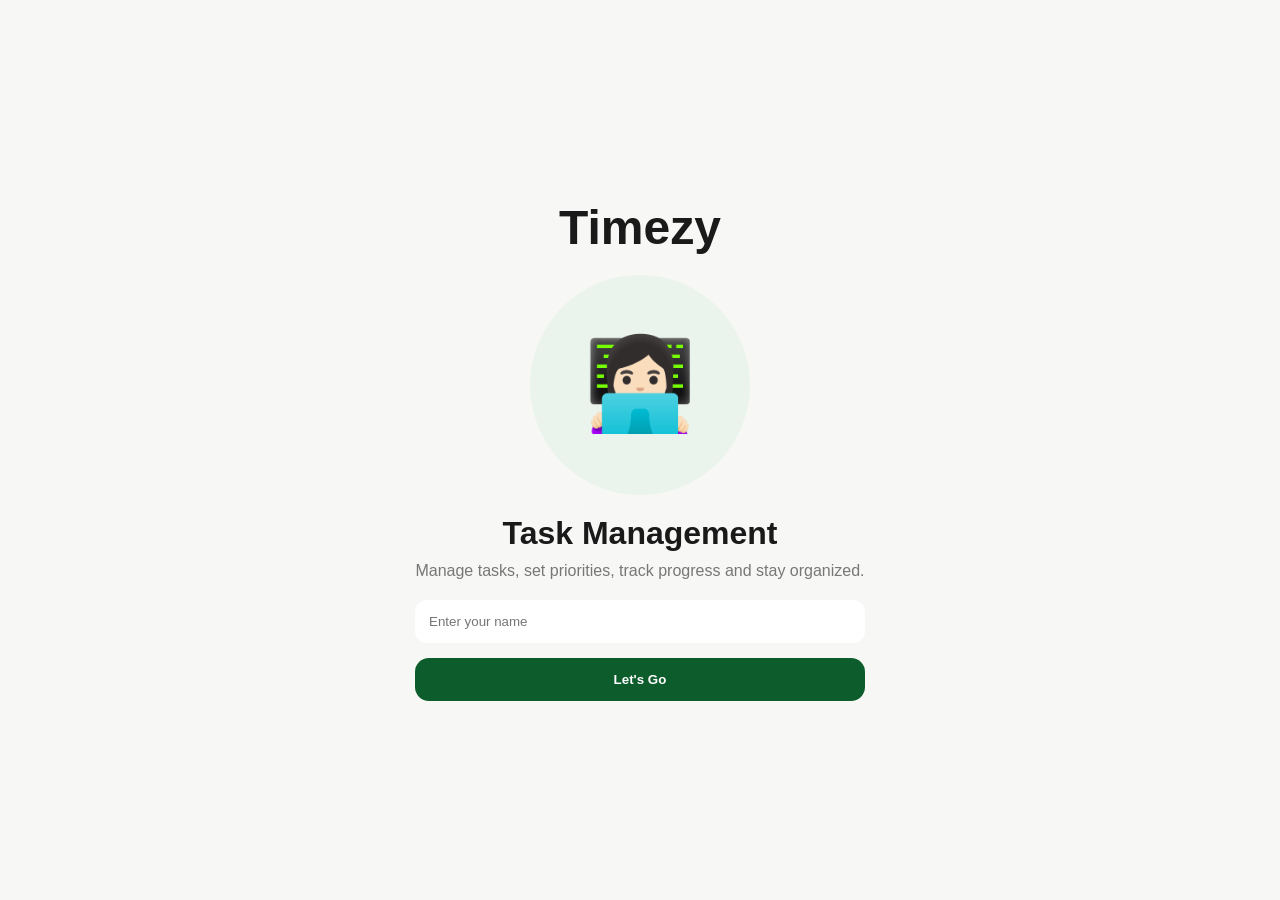
<file: batches/index.html>
<!DOCTYPE html>
<html lang="en">
<head>
<meta charset="UTF-8">
<meta name="viewport" content="width=device-width, initial-scale=1.0">
<title>Timezy - Task Management</title>

<style>
:root{
    --primary:#0d5c2b;
    --primary-light:#eaf4ec;
    --bg:#f7f8f5;
    --card:#ffffff;
    --text:#1a1a1a;
    --muted:#777;
    --danger:#ff4d4f;
}

*{
    margin:0;
    padding:0;
    box-sizing:border-box;
    font-family:Inter,Arial,sans-serif;
}

body{
    background:var(--bg);
    color:var(--text);
}

.hidden{
    display:none!important;
}

button{
    cursor:pointer;
    border:none;
}

input,textarea,select{
    width:100%;
    border:none;
    outline:none;
    background:#fff;
    padding:14px;
    border-radius:12px;
}

#onboarding{
    min-height:100vh;
    display:flex;
    justify-content:center;
    align-items:center;
    padding:30px;
}

.onboard-card{
    width:100%;
    max-width:450px;
    text-align:center;
}

.logo{
    font-size:48px;
    font-weight:800;
    margin-bottom:20px;
}

.illustration{
    width:220px;
    height:220px;
    margin:auto;
    border-radius:50%;
    background:var(--primary-light);
    display:flex;
    align-items:center;
    justify-content:center;
    font-size:90px;
}

.onboard-card h1{
    margin-top:20px;
    font-size:32px;
}

.onboard-card p{
    margin-top:10px;
    color:var(--muted);
}

.onboard-card input{
    margin-top:20px;
}

.primary-btn{
    width:100%;
    background:var(--primary);
    color:#fff;
    padding:14px;
    border-radius:14px;
    margin-top:15px;
    font-weight:600;
}

.app{
    max-width:1000px;
    margin:auto;
    padding:20px;
}

.header{
    background:var(--card);
    padding:20px;
    border-radius:20px;
    display:flex;
    justify-content:space-between;
    align-items:center;
    margin-bottom:20px;
}

.greeting{
    color:#666;
    font-size:14px;
}

.username{
    font-size:28px;
    font-weight:700;
}

.edit-btn{
    background:#eee;
    padding:10px 15px;
    border-radius:12px;
}

.stats{
    display:grid;
    grid-template-columns:repeat(auto-fit,minmax(180px,1fr));
    gap:15px;
    margin-bottom:20px;
}

.stat{
    background:white;
    padding:20px;
    border-radius:18px;
}

.stat h3{
    color:#666;
    font-size:14px;
}

.stat .num{
    font-size:32px;
    font-weight:700;
    margin-top:8px;
}

.progress-card{
    background:white;
    padding:20px;
    border-radius:18px;
    margin-bottom:20px;
}

.progress-bar{
    width:100%;
    height:12px;
    background:#e5e5e5;
    border-radius:30px;
    overflow:hidden;
    margin-top:10px;
}

.progress-fill{
    height:100%;
    width:0%;
    background:var(--primary);
}

.form{
    background:white;
    padding:20px;
    border-radius:18px;
    margin-bottom:20px;
}

.form-grid{
    display:grid;
    gap:10px;
}

.task-toolbar{
    display:flex;
    gap:10px;
    margin-bottom:20px;
}

.task-toolbar input{
    flex:1;
}

.filter-btn{
    padding:12px 18px;
    background:white;
    border-radius:12px;
}

.active-filter{
    background:var(--primary);
    color:white;
}

.task-list{
    display:grid;
    gap:12px;
}

.task{
    background:white;
    border-radius:18px;
    padding:16px;
}

.task-top{
    display:flex;
    justify-content:space-between;
    gap:10px;
}

.task-title{
    font-size:18px;
    font-weight:700;
}

.completed .task-title{
    text-decoration:line-through;
    opacity:.6;
}

.task-desc{
    color:#666;
    margin-top:6px;
}

.badge{
    display:inline-block;
    margin-top:10px;
    padding:6px 10px;
    border-radius:30px;
    font-size:12px;
}

.high{
    background:#ffe2e2;
    color:#c62828;
}

.medium{
    background:#fff1d6;
    color:#b26a00;
}

.low{
    background:#e5f7ea;
    color:#157a35;
}

.task-actions{
    display:flex;
    gap:8px;
    margin-top:12px;
}

.small-btn{
    padding:8px 12px;
    border-radius:10px;
}

.complete{
    background:#dff5e6;
}

.edit{
    background:#ececec;
}

.delete{
    background:#ffe3e3;
    color:#c00;
}

.empty{
    text-align:center;
    color:#666;
    padding:40px;
}

@media(max-width:600px){
    .header{
        flex-direction:column;
        align-items:flex-start;
        gap:10px;
    }

    .task-toolbar{
        flex-wrap:wrap;
    }
}
</style>
</head>
<body>

<!-- ONBOARDING -->

<div id="onboarding">
    <div class="onboard-card">
        <div class="logo">Timezy</div>

        <div class="illustration">👩🏻‍💻</div>

        <h1>Task Management</h1>

        <p>
            Manage tasks, set priorities,
            track progress and stay organized.
        </p>

        <input
            id="nameInput"
            placeholder="Enter your name"
        >

        <button class="primary-btn" id="startBtn">
            Let's Go
        </button>
    </div>
</div>

<!-- APP -->

<div id="app" class="app hidden">

    <div class="header">
        <div>
            <div class="greeting" id="greeting"></div>
            <div class="username" id="username"></div>
        </div>

        <button class="edit-btn" id="editName">
            ✏ Edit Name
        </button>
    </div>

    <div class="stats">
        <div class="stat">
            <h3>Total Tasks</h3>
            <div class="num" id="totalCount">0</div>
        </div>

        <div class="stat">
            <h3>Completed</h3>
            <div class="num" id="completedCount">0</div>
        </div>

        <div class="stat">
            <h3>Pending</h3>
            <div class="num" id="pendingCount">0</div>
        </div>
    </div>

    <div class="progress-card">
        <strong>Progress</strong>
        <div class="progress-bar">
            <div class="progress-fill" id="progressFill"></div>
        </div>
    </div>

    <div class="form">
        <div class="form-grid">
            <input id="taskTitle" placeholder="Task title">

            <textarea
                id="taskDesc"
                rows="3"
                placeholder="Task description"
            ></textarea>

            <select id="taskPriority">
                <option value="high">High Priority</option>
                <option value="medium">Medium Priority</option>
                <option value="low">Low Priority</option>
            </select>

            <button class="primary-btn" id="addTask">
                Add Task
            </button>
        </div>
    </div>

    <div class="task-toolbar">
        <input id="search" placeholder="Search task...">

        <button class="filter-btn active-filter" data-filter="all">
            All
        </button>

        <button class="filter-btn" data-filter="active">
            Active
        </button>

        <button class="filter-btn" data-filter="completed">
            Completed
        </button>
    </div>

    <div id="taskList" class="task-list"></div>

</div>

<script>

const onboarding = document.getElementById("onboarding");
const app = document.getElementById("app");

let tasks = JSON.parse(localStorage.getItem("timezy_tasks")) || [];
let currentFilter = "all";

function saveTasks(){
    localStorage.setItem(
        "timezy_tasks",
        JSON.stringify(tasks)
    );
}

function getGreeting(){

    const h = new Date().getHours();

    if(h < 12) return "☀️ Good Morning";
    if(h < 17) return "🌤 Good Afternoon";
    if(h < 21) return "🌙 Good Evening";

    return "🌌 Good Night";
}

function updateHeader(){
    document.getElementById("greeting").textContent =
        getGreeting();

    document.getElementById("username").textContent =
        localStorage.getItem("timezy_user") || "User";
}

function updateStats(){

    const total = tasks.length;
    const completed = tasks.filter(t=>t.completed).length;
    const pending = total - completed;

    document.getElementById("totalCount").textContent = total;
    document.getElementById("completedCount").textContent = completed;
    document.getElementById("pendingCount").textContent = pending;

    const progress =
        total === 0
        ? 0
        : Math.round((completed/total)*100);

    document.getElementById("progressFill").style.width =
        progress + "%";
}

function renderTasks(){

    const list =
        document.getElementById("taskList");

    const search =
        document.getElementById("search")
        .value
        .toLowerCase();

    let filtered = tasks.filter(task=>{

        const matchSearch =
            task.title.toLowerCase().includes(search) ||
            task.description.toLowerCase().includes(search);

        if(!matchSearch) return false;

        if(currentFilter==="active")
            return !task.completed;

        if(currentFilter==="completed")
            return task.completed;

        return true;
    });

    if(filtered.length===0){
        list.innerHTML =
        `<div class="empty">
            No tasks found
        </div>`;
        return;
    }

    list.innerHTML = filtered.map(task=>`
        <div class="task ${task.completed ? 'completed':''}">
            <div class="task-top">

                <div>
                    <div class="task-title">
                        ${task.title}
                    </div>

                    <div class="task-desc">
                        ${task.description}
                    </div>

                    <div class="badge ${task.priority}">
                        ${task.priority.toUpperCase()}
                    </div>
                </div>

            </div>

            <div class="task-actions">

                <button
                    class="small-btn complete"
                    onclick="toggleTask(${task.id})"
                >
                    ${task.completed ? 'Undo' : 'Complete'}
                </button>

                <button
                    class="small-btn edit"
                    onclick="editTask(${task.id})"
                >
                    Edit
                </button>

                <button
                    class="small-btn delete"
                    onclick="deleteTask(${task.id})"
                >
                    Delete
                </button>

            </div>
        </div>
    `).join("");

    updateStats();
}

function toggleTask(id){

    tasks = tasks.map(task=>{
        if(task.id===id){
            task.completed = !task.completed;
        }
        return task;
    });

    saveTasks();
    renderTasks();
}

function deleteTask(id){

    if(!confirm("Delete task?")) return;

    tasks = tasks.filter(task=>task.id!==id);

    saveTasks();
    renderTasks();
}

function editTask(id){

    const task =
        tasks.find(t=>t.id===id);

    const title =
        prompt("Task title", task.title);

    if(title===null) return;

    const description =
        prompt(
            "Description",
            task.description
        );

    if(description===null) return;

    task.title = title;
    task.description = description;

    saveTasks();
    renderTasks();
}

document
.getElementById("addTask")
.onclick = ()=>{

    const title =
        document.getElementById("taskTitle")
        .value.trim();

    const desc =
        document.getElementById("taskDesc")
        .value.trim();

    const priority =
        document.getElementById("taskPriority")
        .value;

    if(!title){
        alert("Enter task title");
        return;
    }

    tasks.unshift({
        id:Date.now(),
        title,
        description:desc,
        priority,
        completed:false,
        createdAt:new Date().toISOString()
    });

    saveTasks();

    document.getElementById("taskTitle").value="";
    document.getElementById("taskDesc").value="";

    renderTasks();
};

document
.getElementById("search")
.addEventListener(
    "input",
    renderTasks
);

document
.querySelectorAll("[data-filter]")
.forEach(btn=>{

    btn.onclick = ()=>{

        document
        .querySelectorAll("[data-filter]")
        .forEach(b=>
            b.classList.remove("active-filter")
        );

        btn.classList.add("active-filter");

        currentFilter =
            btn.dataset.filter;

        renderTasks();
    };
});

document
.getElementById("editName")
.onclick = ()=>{

    const name =
        prompt(
            "Enter your name",
            localStorage.getItem("timezy_user")
        );

    if(!name) return;

    localStorage.setItem(
        "timezy_user",
        name
    );

    updateHeader();
};

document
.getElementById("startBtn")
.onclick = ()=>{

    const name =
        document
        .getElementById("nameInput")
        .value
        .trim();

    if(!name){
        alert("Enter your name");
        return;
    }

    localStorage.setItem(
        "timezy_user",
        name
    );

    localStorage.setItem(
        "timezy_onboarding",
        "true"
    );

    showApp();
};

function showApp(){

    onboarding.classList.add("hidden");
    app.classList.remove("hidden");

    updateHeader();
    renderTasks();
}

if(
    localStorage.getItem("timezy_onboarding")
){
    showApp();
}

</script>

</body>
</html>
</file>
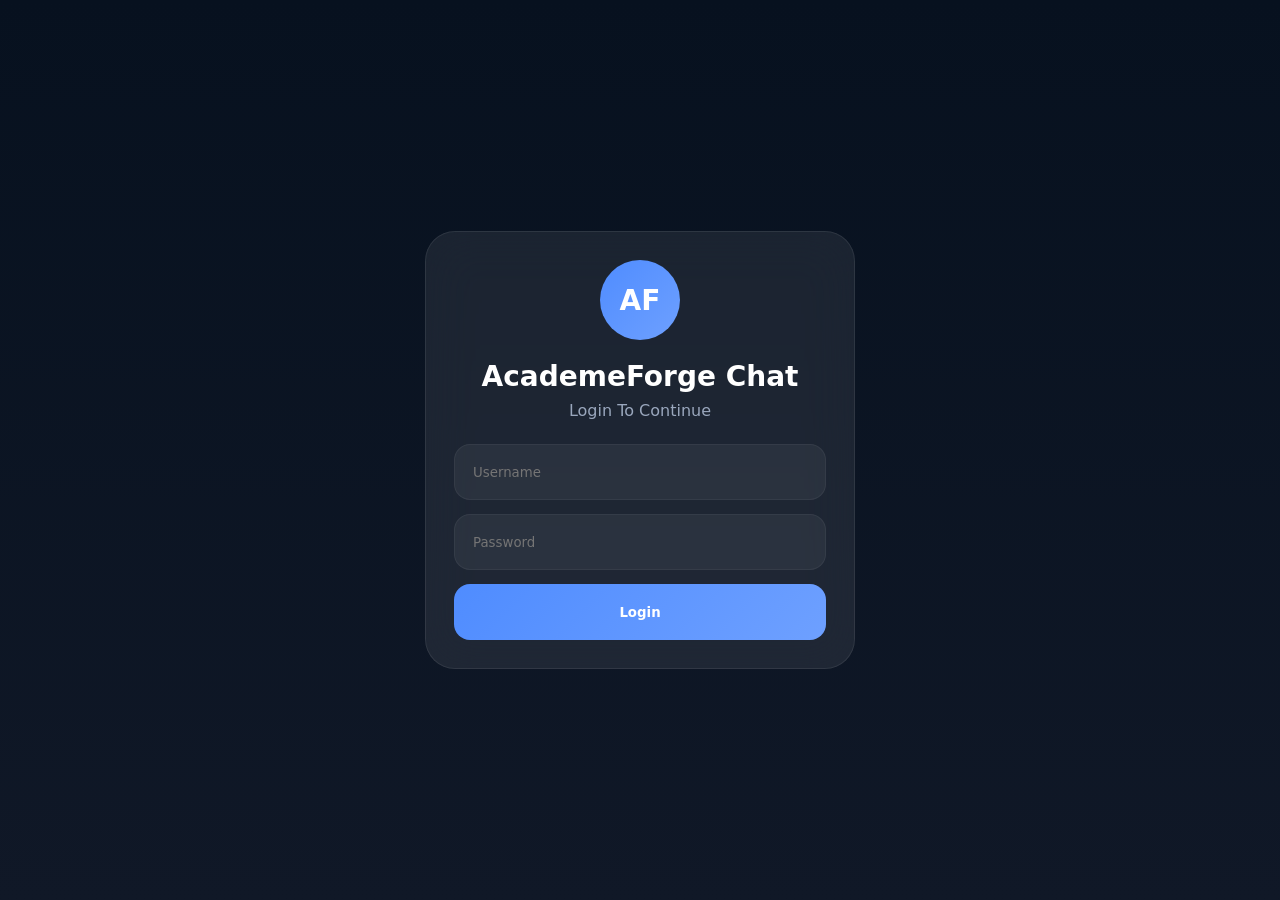
<file: chat/index.html>
<!DOCTYPE html>
<html lang="en">
<head>

<script>
if (sessionStorage.getItem("afSplashShown")) {
  document.documentElement.classList.add("no-splash");
}
</script>

<meta charset="UTF-8" />
<meta
name="viewport"
content="width=device-width, initial-scale=1.0, maximum-scale=1.0, minimum-scale=1.0, user-scalable=no"
/>

<title>AcademeForge Chat</title>

<style>

/* ==========================================
ROOT
========================================== */

:root {

--bg:#07111f;
--bg2:#101827;

--surface:rgba(255,255,255,.075);
--surface2:rgba(255,255,255,.11);

--text:#ffffff;
--muted:#9aa7bd;

--primary:#4f8cff;
--primary2:#6ea0ff;

--border:rgba(255,255,255,.08);

--success:#22c55e;

--radius:20px;

}

/* ==========================================
RESET
========================================== */

*{
margin:0;
padding:0;
box-sizing:border-box;
-webkit-tap-highlight-color:transparent;
}

html,
body{
width:100%;
height:100%;
overflow:hidden;
background:var(--bg);
font-family:
Inter,
system-ui,
sans-serif;
color:var(--text);
}

button,
input{
font-family:inherit;
}

/* ==========================================
CHAT APP
========================================== */

#afChatApp{
position:fixed;
top:0;
left:0;
width:100%;
height:100%;
display:flex;
flex-direction:column;
background:
linear-gradient(
180deg,
var(--bg),
var(--bg2)
);
}

/* ==========================================
LOGIN SCREEN
========================================== */

#afLoginScreen{
width:100%;
height:100%;
display:flex;
justify-content:center;
align-items:center;
padding:24px;
}

.af-login-card{

width:100%;
max-width:430px;

background:
var(--surface);

backdrop-filter:
blur(25px);

border:
1px solid
var(--border);

border-radius:
30px;

padding:
28px;

}

.af-logo{

width:80px;
height:80px;

margin:auto;
margin-bottom:20px;

border-radius:50%;

background:
linear-gradient(
135deg,
var(--primary),
var(--primary2)
);

display:flex;
align-items:center;
justify-content:center;

font-size:28px;
font-weight:700;

}

.af-title{

font-size:28px;
font-weight:700;

text-align:center;

margin-bottom:8px;

}

.af-subtitle{

text-align:center;
color:var(--muted);

margin-bottom:24px;

}

.af-input{

width:100%;
height:56px;

border:none;
outline:none;

padding:0 18px;

background:
rgba(255,255,255,.06);

border:
1px solid
rgba(255,255,255,.05);

border-radius:16px;

color:white;

margin-bottom:14px;

}

.af-btn{

width:100%;
height:56px;

border:none;
cursor:pointer;

border-radius:16px;

font-weight:700;

background:
linear-gradient(
135deg,
var(--primary),
var(--primary2)
);

color:white;

}

/* ==========================================
HOME
========================================== */

#afHomeScreen{

display:none;

width:100%;
height:100%;

flex-direction:column;

}

.af-header{

height:70px;

display:flex;
align-items:center;
justify-content:space-between;

padding:0 18px;

border-bottom:
1px solid
var(--border);

}

.af-header h2{
font-size:22px;
}

#afChatSearch{

height:48px;

margin:14px;

padding:0 16px;

border:none;
outline:none;

background:
var(--surface);

border-radius:14px;

color:white;

}

#afChatList{

flex:1;
overflow:auto;

padding-bottom:20px;

}

.af-chat-item{

display:flex;
align-items:center;

padding:14px;

cursor:pointer;

border-bottom:
1px solid
rgba(255,255,255,.03);

}

.af-avatar{

width:54px;
height:54px;

border-radius:50%;

background:
linear-gradient(
135deg,
#3b82f6,
#8b5cf6
);

display:flex;
align-items:center;
justify-content:center;

font-weight:700;

flex-shrink:0;

}

.af-chat-content{

flex:1;
padding-left:12px;

overflow:hidden;

}

.af-chat-name{

font-size:15px;
font-weight:600;

white-space:nowrap;
overflow:hidden;
text-overflow:ellipsis;

}

.af-chat-last{

font-size:13px;
color:var(--muted);

margin-top:4px;

white-space:nowrap;
overflow:hidden;
text-overflow:ellipsis;

}

.af-online{

width:10px;
height:10px;

border-radius:50%;

background:
var(--success);

}

/* ==========================================
ROOM
========================================== */

#afRoomScreen{

display:none;

width:100%;
height:100%;

flex-direction:column;

}

.af-room-header{

height:68px;

display:flex;
align-items:center;

padding:0 14px;

border-bottom:
1px solid
var(--border);

}

#afBackBtn{

width:42px;
height:42px;

border:none;
background:none;

font-size:20px;
color:white;

}

.af-room-user{

padding-left:12px;
}

#afRoomName{

font-weight:600;
font-size:15px;

}

#afRoomStatus{

font-size:12px;
color:var(--muted);

}

#afMessages{

flex:1;
overflow:auto;

padding:14px;

display:flex;
flex-direction:column;
gap:10px;

}

.af-message{

max-width:80%;

padding:12px 14px;

border-radius:18px;

word-break:break-word;

font-size:14px;

}

.af-message.me{

align-self:flex-end;

background:
linear-gradient(
135deg,
var(--primary),
var(--primary2)
);

}

.af-message.other{

align-self:flex-start;

background:
var(--surface);

}

.af-input-bar{

height:74px;

display:flex;
align-items:center;

gap:10px;

padding:10px;

border-top:
1px solid
var(--border);

}

#afMessageInput{

flex:1;

height:50px;

border:none;
outline:none;

padding:0 16px;

background:
var(--surface);

border-radius:999px;

color:white;

}

#afSendBtn{

width:60px;
height:50px;

border:none;

border-radius:999px;

background:
var(--primary);

color:white;
font-weight:700;

}

/* ==========================================
SCROLLBAR
========================================== */

::-webkit-scrollbar{
width:4px;
}

::-webkit-scrollbar-thumb{
background:rgba(255,255,255,.15);
border-radius:999px;
}

</style>

</head>

<body>

<div id="afChatApp">

<!-- LOGIN -->

<div id="afLoginScreen">

<div class="af-login-card">

<div class="af-logo">
AF
</div>

<div class="af-title">
AcademeForge Chat
</div>

<div class="af-subtitle">
Login To Continue
</div>

<input
id="chatUsername"
class="af-input"
placeholder="Username"
/>

<input
id="chatPassword"
type="password"
class="af-input"
placeholder="Password"
/>

<button
id="chatLoginBtn"
class="af-btn">
Login
</button>

</div>

</div>

<!-- HOME -->

<div id="afHomeScreen">

<div class="af-header">

<h2>Chats</h2>

<button
id="createChatBtn"
class="af-btn"
style="
width:50px;
height:50px;
padding:0;">
+
</button>

</div>

<input
id="afChatSearch"
placeholder="Search Username"
/>

<div id="afChatList"></div>

</div>

<!-- ROOM -->

<div id="afRoomScreen">

<div class="af-room-header">

<button id="afBackBtn">
←
</button>

<div class="af-room-user">

<div id="afRoomName">
Username
</div>

<div id="afRoomStatus">
Offline
</div>

</div>

</div>

<div id="afMessages"></div>

<div class="af-input-bar">

<input
id="afMessageInput"
placeholder="Message"
/>

<button id="afSendBtn">
➤
</button>

</div>

</div>

</div>

<script>

/* ==========================================
CONFIG
========================================== */

const EDGE_URL =
"https://YOUR_PROJECT.supabase.co/functions/v1/af-chat";

let CURRENT_USER = null;
let CURRENT_CHAT = null;
let CHAT_LIST = [];
let MESSAGE_LIST = [];

/* ==========================================
ELEMENTS
========================================== */

const loginScreen =
document.getElementById(
"afLoginScreen"
);

const homeScreen =
document.getElementById(
"afHomeScreen"
);

const roomScreen =
document.getElementById(
"afRoomScreen"
);

const loginBtn =
document.getElementById(
"chatLoginBtn"
);

const usernameInput =
document.getElementById(
"chatUsername"
);

const passwordInput =
document.getElementById(
"chatPassword"
);

const chatListEl =
document.getElementById(
"afChatList"
);

const searchInput =
document.getElementById(
"afChatSearch"
);

/* ==========================================
API
========================================== */

async function api(
action,
payload = {}
){

const response =
await fetch(
EDGE_URL,
{
method:"POST",
headers:{
"Content-Type":
"application/json"
},
body:JSON.stringify({
action,
...payload
})
}
);

const result =
await response.json();

if(
!response.ok ||
!result.ok
){
throw new Error(
result.message ||
"Request Failed"
);
}

return result;

}

/* ==========================================
SESSION
========================================== */

function saveChatSession(
user
){

localStorage.setItem(
"af_chat_user_id",
user.id
);

localStorage.setItem(
"af_chat_username",
user.username
);

localStorage.setItem(
"af_chat_avatar",
user.avatar_url || ""
);

}

function clearChatSession(){

localStorage.removeItem(
"af_chat_user_id"
);

localStorage.removeItem(
"af_chat_username"
);

localStorage.removeItem(
"af_chat_avatar"
);

}

function getChatUserId(){

return localStorage.getItem(
"af_chat_user_id"
);

}

/* ==========================================
LOGIN
========================================== */

async function login(){

const username =
usernameInput.value.trim();

const password =
passwordInput.value.trim();

if(
!username ||
!password
){
alert(
"Enter credentials"
);
return;
}

loginBtn.disabled = true;
loginBtn.innerText =
"Loading...";

try{

const result =
await api(
"login",
{
username,
password
}
);

CURRENT_USER =
result.user;

saveChatSession(
CURRENT_USER
);

await loadProfile();

await loadChats();

showHome();

}catch(error){

alert(
error.message
);

}finally{

loginBtn.disabled =
false;

loginBtn.innerText =
"Login";

}

}

loginBtn.addEventListener(
"click",
login
);

/* ==========================================
LOAD PROFILE
========================================== */

async function loadProfile(){

const userId =
getChatUserId();

if(!userId){
return;
}

const result =
await api(
"profile",
{
user_id:userId
}
);

CURRENT_USER =
result.profile;

}

/* ==========================================
AUTO LOGIN
========================================== */

async function restoreSession(){

const userId =
getChatUserId();

if(!userId){
showLogin();
return;
}

try{

await loadProfile();

await loadChats();

showHome();

}catch{

clearChatSession();

showLogin();

}

}

/* ==========================================
SCREENS
========================================== */

function showLogin(){

loginScreen.style.display =
"flex";

homeScreen.style.display =
"none";

roomScreen.style.display =
"none";

}

function showHome(){

loginScreen.style.display =
"none";

homeScreen.style.display =
"flex";

roomScreen.style.display =
"none";

}

function showRoom(){

loginScreen.style.display =
"none";

homeScreen.style.display =
"none";

roomScreen.style.display =
"flex";

}

/* ==========================================
PRESENCE
========================================== */

async function updatePresence(){

if(
!CURRENT_USER
){
return;
}

try{

await api(
"presence",
{
user_id:
CURRENT_USER.id,
is_online:true
}
);

}catch{}

}

setInterval(
updatePresence,
30000
);

/* ==========================================
INIT
========================================== */

restoreSession();
  /* ==========================================
CHAT LIST
========================================== */

async function loadChats(){

if(!CURRENT_USER){
return;
}

try{

const result =
await api(
"chat_list",
{
user_id:
CURRENT_USER.id
}
);

CHAT_LIST =
result.chats || [];

renderChats();

}catch(error){

console.error(error);

}

}

function renderChats(){

chatListEl.innerHTML =
"";

if(
CHAT_LIST.length === 0
){

chatListEl.innerHTML =
`
<div style="
padding:30px;
text-align:center;
color:#8fa0b8;
">
No Chats Found
</div>
`;

return;

}

CHAT_LIST.forEach(
(chatItem)=>{

const chat =
chatItem.af_chats;

const row =
document.createElement(
"div"
);

row.className =
"af-chat-item";

row.innerHTML =
`
<div class="af-avatar">
${(
chat.title ||
"C"
)
.charAt(0)
.toUpperCase()}
</div>

<div class="af-chat-content">

<div class="af-chat-name">
${chat.title || "Chat"}
</div>

<div class="af-chat-last">
Tap To Open
</div>

</div>

<div class="af-online"></div>
`;

row.onclick =
()=>{

openChat(
chat.id,
chat.title
);

};

chatListEl.appendChild(
row
);

}
);

}

/* ==========================================
SEARCH USER
========================================== */

let searchTimer;

searchInput.addEventListener(
"input",
()=>{

clearTimeout(
searchTimer
);

searchTimer =
setTimeout(
searchUsers,
400
);

}
);

async function searchUsers(){

const query =
searchInput.value.trim();

if(
query.length < 2
){

await loadChats();

return;

}

try{

const result =
await api(
"search_user",
{
query
}
);

renderSearchResults(
result.users || []
);

}catch(error){

console.error(error);

}

}

function renderSearchResults(
users
){

chatListEl.innerHTML =
"";

if(
users.length === 0
){

chatListEl.innerHTML =
`
<div style="
padding:25px;
text-align:center;
color:#9aa7bd;
">
No Users Found
</div>
`;

return;

}

users.forEach(
(user)=>{

if(
CURRENT_USER &&
user.id ===
CURRENT_USER.id
){
return;
}

const row =
document.createElement(
"div"
);

row.className =
"af-chat-item";

row.innerHTML =
`
<div class="af-avatar">
${user.username
.charAt(0)
.toUpperCase()}
</div>

<div class="af-chat-content">

<div class="af-chat-name">
${user.username}
</div>

<div class="af-chat-last">
${
user.is_online
? "Online"
: "Offline"
}
</div>

</div>

</div>
`;

row.onclick =
()=>{

createPrivateChat(
user
);

};

chatListEl.appendChild(
row
);

}
);

}

/* ==========================================
ADD CONTACT
========================================== */

async function addContact(
contactId
){

try{

await api(
"add_contact",
{
owner_id:
CURRENT_USER.id,

contact_id:
contactId
}
);

}catch(error){

console.error(error);

}

}

/* ==========================================
PRIVATE CHAT
========================================== */

async function createPrivateChat(
user
){

try{

await addContact(
user.id
);

const result =
await api(
"create_private",
{
user1:
CURRENT_USER.id,

user2:
user.id
}
);

CURRENT_CHAT = {

id:
result.chat.id,

title:
user.username,

user_id:
user.id

};

openChat(
result.chat.id,
user.username
);

}catch(error){

console.error(error);

alert(
error.message
);

}

}

/* ==========================================
GROUP CHAT
========================================== */

async function createGroupChat(
groupName,
members
){

try{

const result =
await api(
"create_group",
{
title:
groupName,

creator_id:
CURRENT_USER.id,

members
}
);

await loadChats();

openChat(
result.chat.id,
groupName
);

}catch(error){

console.error(error);

}

}

/* ==========================================
CREATE GROUP UI
========================================== */

document
.getElementById(
"createChatBtn"
)
.addEventListener(
"click",
async()=>{

const type =
prompt(
"1 = User Chat\n2 = Group"
);

if(type === "2"){

const title =
prompt(
"Group Name"
);

if(!title){
return;
}

const ids =
prompt(
"Member IDs (comma separated)"
);

if(!ids){
return;
}

const members =
ids
.split(",")
.map(
v=>v.trim()
)
.filter(Boolean);

await createGroupChat(
title,
members
);

}

}
);

/* ==========================================
OPEN CHAT
========================================== */

function openChat(
chatId,
title
){

CURRENT_CHAT = {

id:chatId,
title:title

};

document
.getElementById(
"afRoomName"
)
.innerText =
title;

showRoom();

loadMessages();

}

/* ==========================================
BACK
========================================== */

document
.getElementById(
"afBackBtn"
)
.addEventListener(
"click",
()=>{

showHome();

loadChats();

}
);
  /* ==========================================
MESSAGES
========================================== */

async function loadMessages(){

if(
!CURRENT_CHAT
){
return;
}

try{

const result =
await api(
"messages",
{
chat_id:
CURRENT_CHAT.id,
limit:100
}
);

MESSAGE_LIST =
result.messages || [];

renderMessages();

markMessagesRead();

}catch(error){

console.error(error);

}

}

function renderMessages(){

const container =
document.getElementById(
"afMessages"
);

container.innerHTML =
"";

MESSAGE_LIST.forEach(
(message)=>{

const item =
document.createElement(
"div"
);

item.className =
`
af-message
${
message.sender_id ===
CURRENT_USER.id
? "me"
: "other"
}
`;

let receipt =
"";

if(
message.sender_id ===
CURRENT_USER.id
){

receipt =
`
<div style="
font-size:11px;
margin-top:4px;
opacity:.7;
text-align:right;
">
✓✓
</div>
`;

}

item.innerHTML =
`
<div>
${escapeHtml(
message.content || ""
)}
</div>
${receipt}
`;

container.appendChild(
item
);

}
);

container.scrollTop =
container.scrollHeight;

}

/* ==========================================
SEND MESSAGE
========================================== */

const sendBtn =
document.getElementById(
"afSendBtn"
);

const messageInput =
document.getElementById(
"afMessageInput"
);

sendBtn.addEventListener(
"click",
sendMessage
);

messageInput.addEventListener(
"keydown",
(event)=>{

if(
event.key === "Enter"
){

event.preventDefault();

sendMessage();

}

}
);

async function sendMessage(){

const content =
messageInput.value.trim();

if(
!content ||
!CURRENT_CHAT
){
return;
}

try{

messageInput.value =
"";

await api(
"send_message",
{
chat_id:
CURRENT_CHAT.id,

sender_id:
CURRENT_USER.id,

content,

message_type:
"text"
}
);

stopTyping();

await loadMessages();

}catch(error){

console.error(error);

}

}

/* ==========================================
READ RECEIPTS
========================================== */

async function markMessagesRead(){

for(
const message
of MESSAGE_LIST
){

if(
message.sender_id ===
CURRENT_USER.id
){
continue;
}

try{

await api(
"read_receipt",
{
message_id:
message.id,

user_id:
CURRENT_USER.id
}
);

}catch{}

}

}

/* ==========================================
TYPING
========================================== */

let typingTimeout;

messageInput.addEventListener(
"input",
()=>{

sendTyping();

clearTimeout(
typingTimeout
);

typingTimeout =
setTimeout(
stopTyping,
1500
);

}
);

async function sendTyping(){

if(
!CURRENT_CHAT
){
return;
}

try{

await api(
"typing",
{
chat_id:
CURRENT_CHAT.id,

user_id:
CURRENT_USER.id,

is_typing:true
}
);

}catch{}

}

async function stopTyping(){

if(
!CURRENT_CHAT
){
return;
}

try{

await api(
"typing",
{
chat_id:
CURRENT_CHAT.id,

user_id:
CURRENT_USER.id,

is_typing:false
}
);

}catch{}

}

/* ==========================================
ONLINE STATUS
========================================== */

async function refreshPresence(){

if(
!CURRENT_CHAT
){
return;
}

try{

await api(
"presence",
{
user_id:
CURRENT_USER.id,

is_online:true
}
);

}catch{}

}

setInterval(
refreshPresence,
30000
);

/* ==========================================
REALTIME MESSAGES
========================================== */

let realtimeTimer =
null;

function startRealtime(){

if(
realtimeTimer
){
clearInterval(
realtimeTimer
);
}

realtimeTimer =
setInterval(
async()=>{

if(
!CURRENT_CHAT
){
return;
}

await loadMessages();

},
2500
);

}

function stopRealtime(){

if(
realtimeTimer
){

clearInterval(
realtimeTimer
);

realtimeTimer =
null;

}

}

/* ==========================================
ROOM EVENTS
========================================== */

const originalOpenChat =
openChat;

openChat =
async function(
chatId,
title
){

CURRENT_CHAT = {
id:chatId,
title:title
};

document
.getElementById(
"afRoomName"
)
.innerText =
title;

showRoom();

await loadMessages();

startRealtime();

};

/* ==========================================
BACK BUTTON OVERRIDE
========================================== */

document
.getElementById(
"afBackBtn"
)
addEventListener(
"click",
()=>{

stopRealtime();

showHome();

}
);

/* ==========================================
LAST SEEN
========================================== */

function formatLastSeen(
timestamp
){

if(
!timestamp
){
return "Offline";
}

const diff =
Math.floor(
(
Date.now() -
new Date(
timestamp
).getTime()
)
/1000
);

if(
diff < 60
){
return "Last seen now";
}

if(
diff < 3600
){
return `Last seen ${Math.floor(diff/60)}m ago`;
}

if(
diff < 86400
){
return `Last seen ${Math.floor(diff/3600)}h ago`;
}

return `Last seen ${Math.floor(diff/86400)}d ago`;

}

/* ==========================================
ESCAPE HTML
========================================== */

function escapeHtml(
text
){

const div =
document.createElement(
"div"
);

div.textContent =
text;

return div.innerHTML;

}
  /* ==========================================
FILE PICKER UI
========================================== */

const uploadButton =
document.createElement(
"button"
);

uploadButton.id =
"afUploadBtn";

uploadButton.innerHTML =
"📎";

uploadButton.style.width =
"50px";

uploadButton.style.height =
"50px";

uploadButton.style.border =
"none";

uploadButton.style.borderRadius =
"999px";

uploadButton.style.background =
"#1e293b";

uploadButton.style.color =
"#fff";

uploadButton.style.cursor =
"pointer";

document
.querySelector(
".af-input-bar"
)
.insertBefore(
uploadButton,
messageInput
);

const fileInput =
document.createElement(
"input"
);

fileInput.type =
"file";

fileInput.hidden =
true;

fileInput.accept =
"image/*,.pdf,.doc,.docx,.xls,.xlsx,.ppt,.pptx,.txt,.zip";

document.body.appendChild(
fileInput
);

uploadButton.onclick =
()=>{
fileInput.click();
};

/* ==========================================
SUPABASE STORAGE
========================================== */

const SUPABASE_URL =
"https://YOUR_PROJECT.supabase.co";

const SUPABASE_ANON_KEY =
"YOUR_ANON_KEY";

const STORAGE_BUCKET =
"af-chat-media";

/* ==========================================
UPLOAD FILE
========================================== */

fileInput.addEventListener(
"change",
async(event)=>{

const file =
event.target.files[0];

if(!file){
return;
}

try{

await uploadMedia(
file
);

}catch(error){

console.error(
error
);

alert(
error.message
);

}

fileInput.value =
"";

});

async function uploadMedia(
file
){

if(
!CURRENT_CHAT
){
return;
}

const extension =
file.name
.split(".")
.pop();

const fileName =
`
${crypto.randomUUID()}
.${extension}
`;

const uploadUrl =
`
${SUPABASE_URL}
/storage/v1/object/
${STORAGE_BUCKET}/
${fileName}
`;

const response =
await fetch(
uploadUrl,
{
method:"POST",
headers:{
apikey:
SUPABASE_ANON_KEY,

Authorization:
`Bearer ${SUPABASE_ANON_KEY}`,

"Content-Type":
file.type
},
body:file
}
);

if(
!response.ok
){

throw new Error(
"Upload Failed"
);

}

const publicUrl =
`
${SUPABASE_URL}
/storage/v1/object/authenticated/
${STORAGE_BUCKET}/
${fileName}
`;

await saveMediaRecord(
file,
publicUrl
);

await api(
"send_message",
{
chat_id:
CURRENT_CHAT.id,

sender_id:
CURRENT_USER.id,

content:
publicUrl,

message_type:
detectMessageType(
file
)
}
);

await loadMessages();

}

/* ==========================================
SAVE MEDIA
========================================== */

async function saveMediaRecord(
file,
fileUrl
){

await fetch(
EDGE_URL,
{
method:"POST",
headers:{
"Content-Type":
"application/json"
},
body:JSON.stringify({

action:
"save_media",

sender_id:
CURRENT_USER.id,

chat_id:
CURRENT_CHAT.id,

file_name:
file.name,

file_url:
fileUrl,

file_size:
file.size,

mime_type:
file.type

})
}
);

}

/* ==========================================
MESSAGE TYPE
========================================== */

function detectMessageType(
file
){

if(
file.type.startsWith(
"image/"
)
){
return "image";
}

if(
file.type ===
"application/pdf"
){
return "pdf";
}

return "file";

}

/* ==========================================
RENDER MEDIA
========================================== */

function renderMessages(){

const container =
document.getElementById(
"afMessages"
);

container.innerHTML =
"";

MESSAGE_LIST.forEach(
(message)=>{

const item =
document.createElement(
"div"
);

item.className =
`
af-message
${
message.sender_id ===
CURRENT_USER.id
? "me"
: "other"
}
`;

let content =
"";

if(
message.message_type ===
"image"
){

content =
`
<img
src="${message.content}"
style="
max-width:220px;
border-radius:12px;
display:block;
"
/>
`;

}
else if(
message.message_type ===
"pdf"
){

content =
`
<a
href="${message.content}"
target="_blank"
style="
color:white;
text-decoration:none;
">
📄 Open PDF
</a>
`;

}
else if(
message.message_type ===
"file"
){

content =
`
<a
href="${message.content}"
target="_blank"
style="
color:white;
text-decoration:none;
">
📎 Download File
</a>
`;

}
else{

content =
escapeHtml(
message.content || ""
);

}

item.innerHTML =
`
<div>
${content}
</div>
`;

container.appendChild(
item
);

});

container.scrollTop =
container.scrollHeight;

}

/* ==========================================
IMAGE VIEWER
========================================== */

document.addEventListener(
"click",
(event)=>{

const target =
event.target;

if(
target.tagName ===
"IMG"
){

showImageViewer(
target.src
);

}

});

function showImageViewer(
url
){

const viewer =
document.createElement(
"div"
);

viewer.style.position =
"fixed";

viewer.style.inset =
"0";

viewer.style.background =
"rgba(0,0,0,.9)";

viewer.style.display =
"flex";

viewer.style.alignItems =
"center";

viewer.style.justifyContent =
"center";

viewer.style.zIndex =
"999999";

viewer.innerHTML =
`
<img
src="${url}"
style="
max-width:95%;
max-height:95%;
object-fit:contain;
"
/>
`;

viewer.onclick =
()=>{

viewer.remove();

};

document.body.appendChild(
viewer
);

}
  /* ==========================================
PINNED CHATS
========================================== */

let PINNED_CHATS = [];

async function pinChat(
chatId
){

try{

await api(
"pin_chat",
{
user_id:
CURRENT_USER.id,

chat_id:
chatId
}
);

if(
!PINNED_CHATS.includes(
chatId
)
){
PINNED_CHATS.push(
chatId
);
}

sortChats();

}catch(error){

console.error(
error
);

}

}

function sortChats(){

CHAT_LIST.sort(
(a,b)=>{

const aPinned =
PINNED_CHATS.includes(
a.chat_id
);

const bPinned =
PINNED_CHATS.includes(
b.chat_id
);

if(
aPinned &&
!bPinned
){
return -1;
}

if(
!aPinned &&
bPinned
){
return 1;
}

return 0;

}
);

renderChats();

}

/* ==========================================
REPLY
========================================== */

let REPLY_MESSAGE =
null;

const replyBar =
document.createElement(
"div"
);

replyBar.id =
"afReplyBar";

replyBar.style.display =
"none";

replyBar.style.padding =
"10px";

replyBar.style.background =
"rgba(255,255,255,.08)";

replyBar.style.borderTop =
"1px solid rgba(255,255,255,.08)";

replyBar.innerHTML =
`
<div id="afReplyText"></div>
`;

document
.querySelector(
".af-input-bar"
)
.before(
replyBar
);

function setReply(
message
){

REPLY_MESSAGE =
message;

replyBar.style.display =
"block";

document
.getElementById(
"afReplyText"
)
.innerText =
message.content;

}

function clearReply(){

REPLY_MESSAGE =
null;

replyBar.style.display =
"none";

}

/* ==========================================
FORWARD
========================================== */

async function forwardMessage(
message,
targetChatId
){

try{

await api(
"send_message",
{
chat_id:
targetChatId,

sender_id:
CURRENT_USER.id,

content:
message.content,

message_type:
message.message_type,

forwarded_from:
message.id
}
);

}catch(error){

console.error(
error
);

}

}

/* ==========================================
LONG PRESS MENU
========================================== */

let longPressTimer;

function bindMessageMenu(
element,
message
){

element.addEventListener(
"touchstart",
()=>{

longPressTimer =
setTimeout(
()=>{

showMessageMenu(
message
);

},
600
);

}
);

element.addEventListener(
"touchend",
()=>{

clearTimeout(
longPressTimer
);

}
);

element.addEventListener(
"mousedown",
()=>{

longPressTimer =
setTimeout(
()=>{

showMessageMenu(
message
);

},
600
);

}
);

element.addEventListener(
"mouseup",
()=>{

clearTimeout(
longPressTimer
);

}
);

}

function showMessageMenu(
message
){

const action =
prompt(
"1 Reply\n2 Forward\n3 Pin Chat"
);

if(
action === "1"
){

setReply(
message
);

}

if(
action === "2"
){

const chatId =
prompt(
"Target Chat ID"
);

if(chatId){

forwardMessage(
message,
chatId
);

}

}

if(
action === "3"
){

pinChat(
CURRENT_CHAT.id
);

}

}

/* ==========================================
DELIVERED TICK
========================================== */

async function getReceiptStatus(
message
){

if(
message.sender_id !==
CURRENT_USER.id
){
return "";
}

return `
<span
style="
font-size:11px;
opacity:.8;
">
✓
</span>
`;

}

/* ==========================================
READ TICK
========================================== */

async function getReadStatus(
message
){

if(
message.sender_id !==
CURRENT_USER.id
){
return "";
}

return `
<span
style="
font-size:11px;
opacity:.8;
">
✓✓
</span>
`;

}

/* ==========================================
RENDER MESSAGES
========================================== */

async function renderMessages(){

const container =
document.getElementById(
"afMessages"
);

container.innerHTML =
"";

for(
const message
of MESSAGE_LIST
){

const item =
document.createElement(
"div"
);

item.className =
`
af-message
${
message.sender_id ===
CURRENT_USER.id
? "me"
: "other"
}
`;

let content =
"";

if(
message.message_type ===
"image"
){

content =
`
<img
src="${message.content}"
style="
max-width:220px;
border-radius:12px;
"
/>
`;

}
else if(
message.message_type ===
"pdf"
){

content =
`
<a
href="${message.content}"
target="_blank">
📄 PDF
</a>
`;

}
else if(
message.message_type ===
"file"
){

content =
`
<a
href="${message.content}"
target="_blank">
📎 File
</a>
`;

}
else{

content =
escapeHtml(
message.content || ""
);

}

const status =
await getReadStatus(
message
);

item.innerHTML =
`
<div>

${
message.reply_to
? `
<div style="
font-size:12px;
opacity:.7;
margin-bottom:6px;
">
Reply
</div>
`
: ""
}

${content}

${
message.forwarded_from
? `
<div style="
font-size:11px;
opacity:.7;
margin-top:5px;
">
Forwarded
</div>
`
: ""
}

<div style="
font-size:11px;
opacity:.6;
margin-top:4px;
text-align:right;
">
${status}
</div>

</div>
`;

bindMessageMenu(
item,
message
);

container.appendChild(
item
);

}

container.scrollTop =
container.scrollHeight;

}

/* ==========================================
SEND MESSAGE OVERRIDE
========================================== */

async function sendMessage(){

const content =
messageInput.value.trim();

if(
!content
){
return;
}

try{

await api(
"send_message",
{
chat_id:
CURRENT_CHAT.id,

sender_id:
CURRENT_USER.id,

content,

message_type:
"text",

reply_to:
REPLY_MESSAGE
? REPLY_MESSAGE.id
: null
}
);

messageInput.value =
"";

clearReply();

await loadMessages();

}catch(error){

console.error(
error
);

}

}

/* ==========================================
AUTO REFRESH CHAT LIST
========================================== */

setInterval(
async()=>{

if(
homeScreen.style.display ===
"flex"
){

await loadChats();

}

},
5000
);

/* ==========================================
ONLINE BADGE
========================================== */

function getStatusText(
user
){

if(
user.is_online
){

return "Online";

}

return formatLastSeen(
user.last_seen
);

}

/* ==========================================
TELEGRAM STYLE CHAT OPEN
========================================== */

async function openChat(
chatId,
title
){

CURRENT_CHAT = {
id:chatId,
title:title
};

document
.getElementById(
"afRoomName"
)
.innerText =
title;

showRoom();

await loadMessages();

startRealtime();

messageInput.focus();

}

/* ==========================================
END
========================================== */
</script>

</body>
</html>
</file>
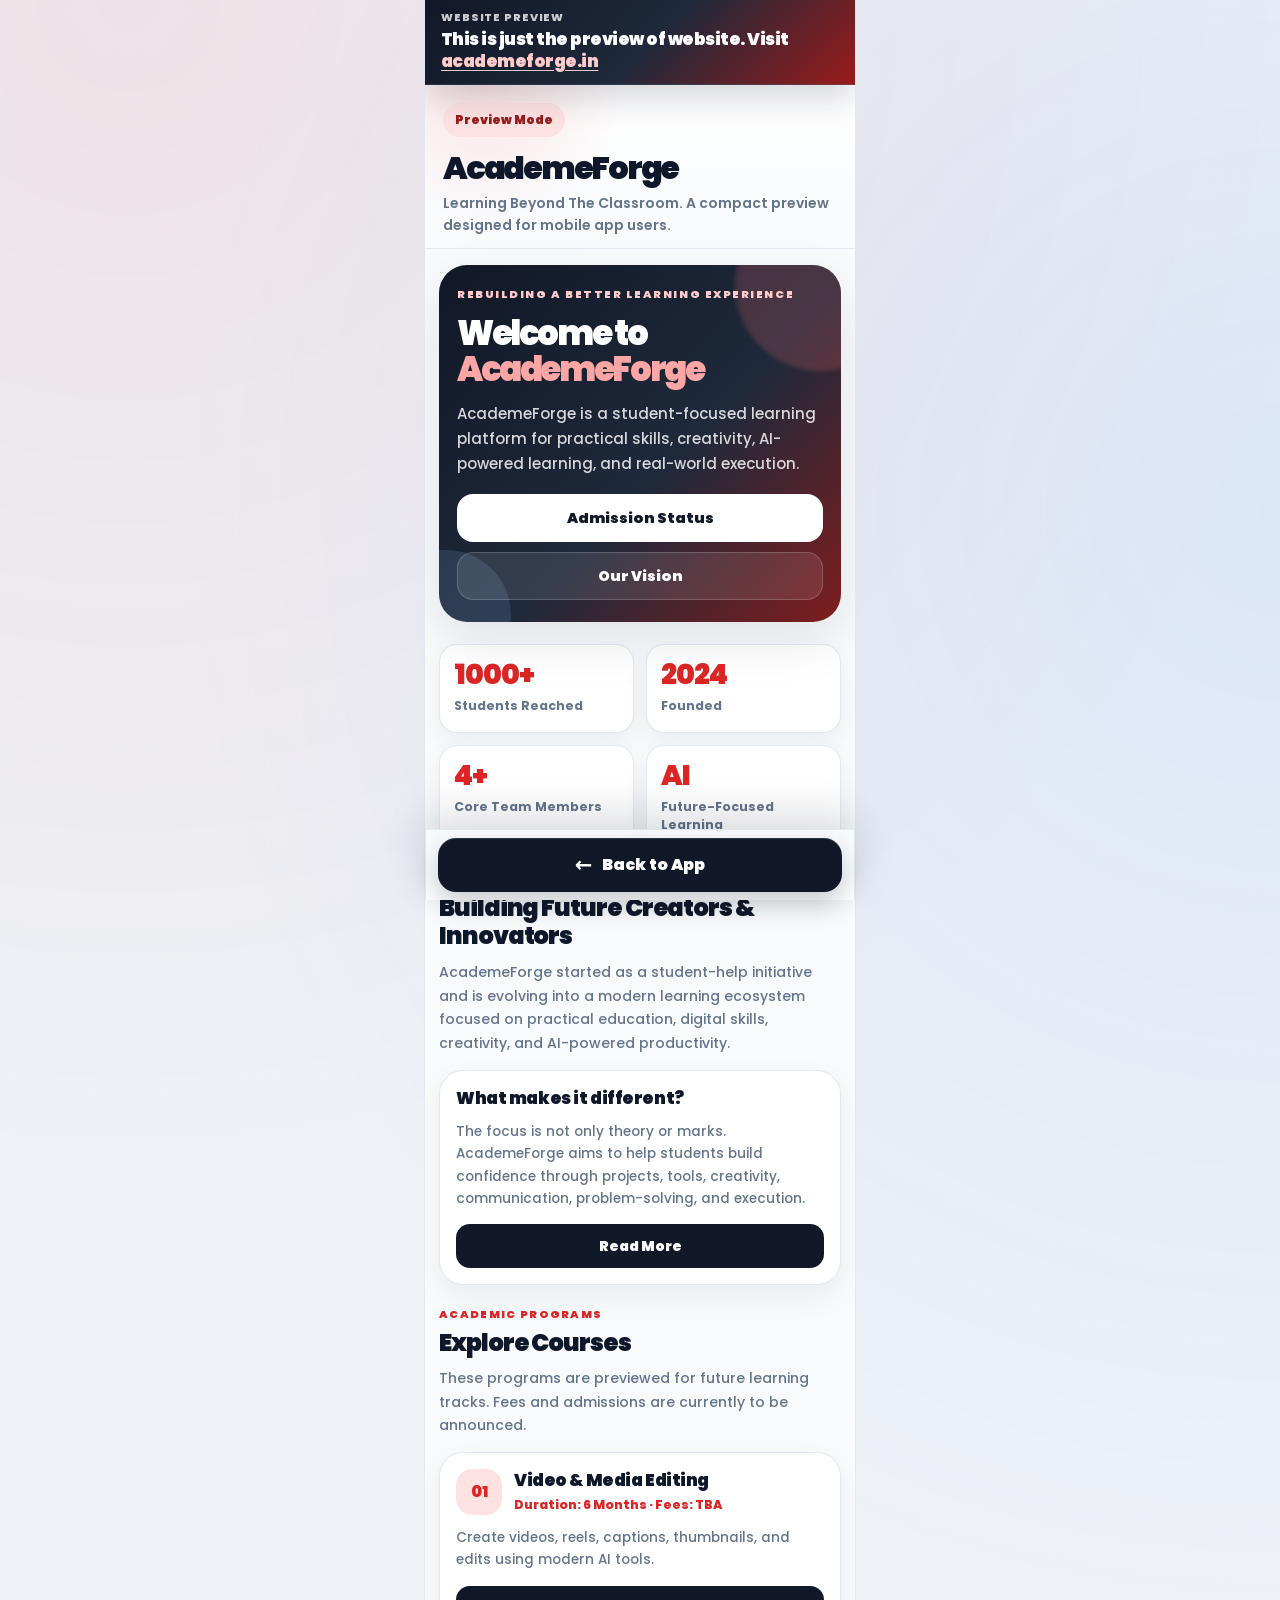
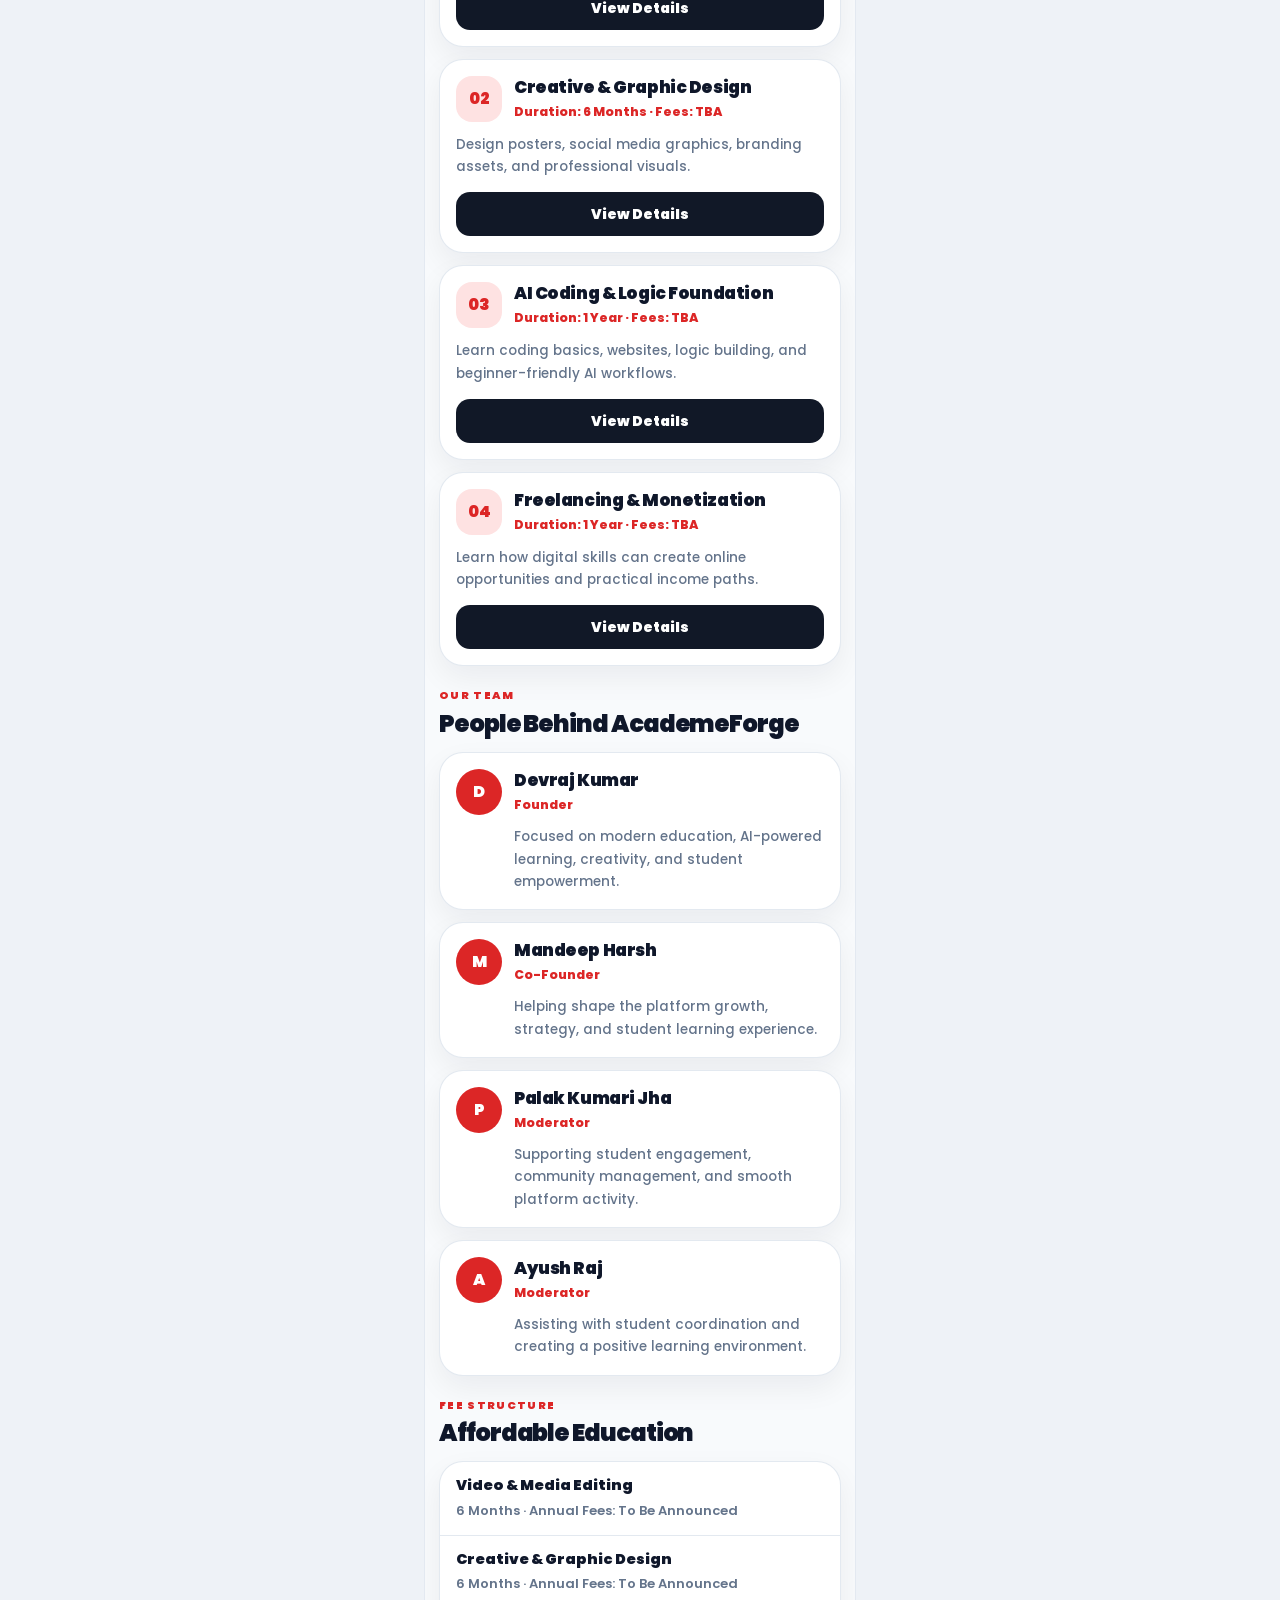
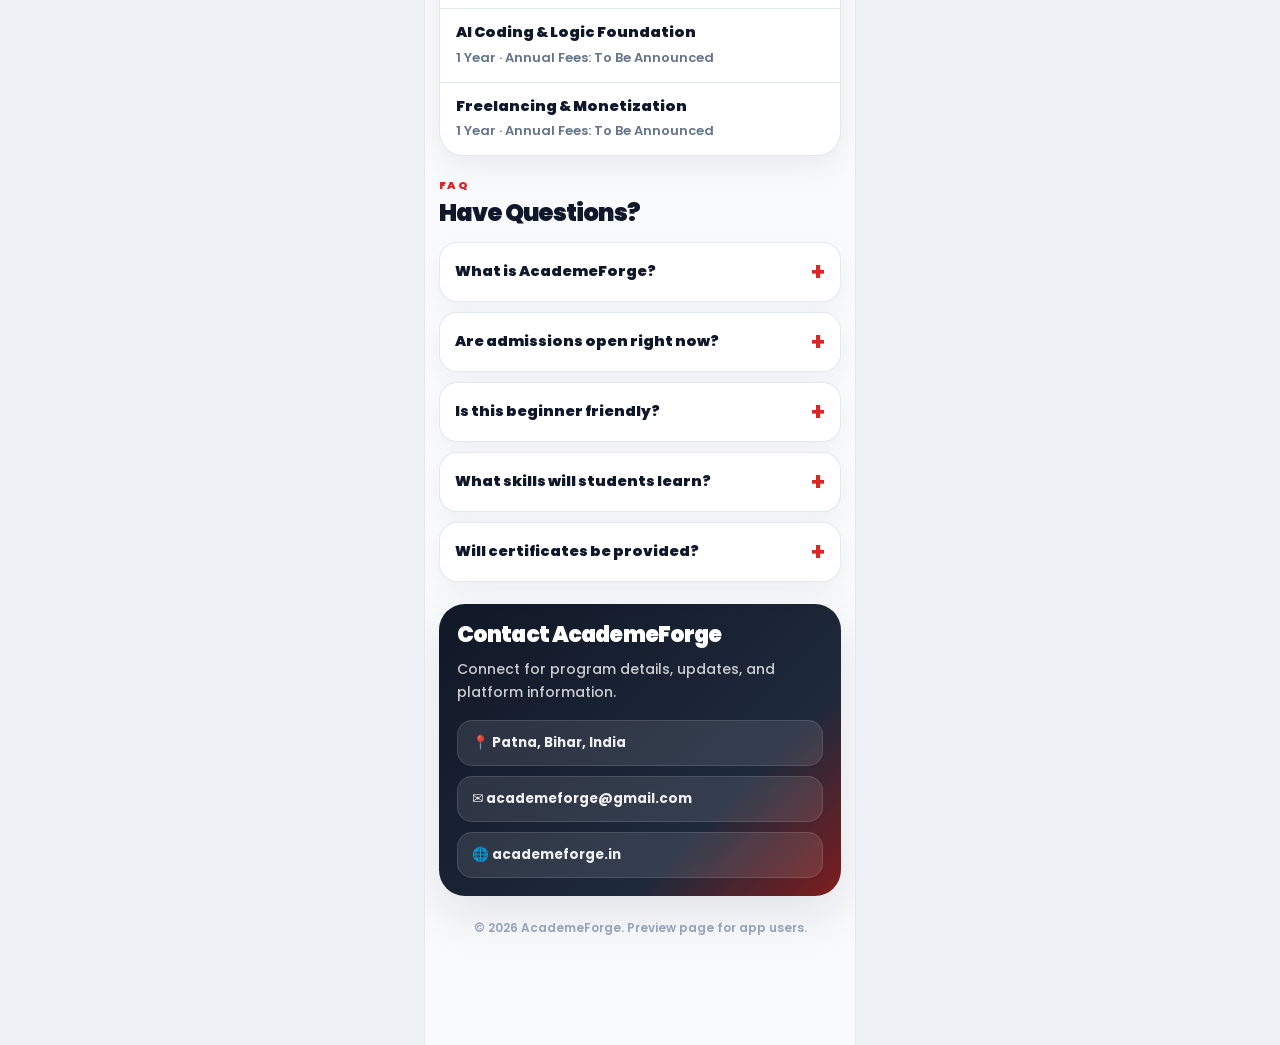
<file: official/index.html>
<!DOCTYPE html>
<html lang="en">
<head>
  <meta charset="UTF-8" />
  <meta
    name="viewport"
    content="width=device-width, initial-scale=1.0, viewport-fit=cover"
  />
  <meta name="theme-color" content="#0f172a" />
  <title>AcademeForge Website Preview</title>

  <link rel="preconnect" href="https://fonts.googleapis.com" />
  <link rel="preconnect" href="https://fonts.gstatic.com" crossorigin />
  <link
    href="https://fonts.googleapis.com/css2?family=Poppins:wght@400;500;600;700;800;900&display=swap"
    rel="stylesheet"
  />

  <style>
    :root {
      --bg: #eef2f7;
      --shell-bg: #f8fafc;
      --card: #ffffff;
      --card-soft: #f1f5f9;
      --text: #0f172a;
      --muted: #64748b;
      --muted-2: #94a3b8;
      --line: rgba(226, 232, 240, 0.95);
      --brand: #dc2626;
      --brand-dark: #991b1b;
      --brand-soft: #fee2e2;
      --black: #111827;
      --shadow: 0 18px 50px rgba(15, 23, 42, 0.10);
      --radius-xl: 24px;
      --radius-lg: 18px;
      --safe-bottom: env(safe-area-inset-bottom);
      --safe-top: env(safe-area-inset-top);
      --bottom-nav-height: 82px;
    }

    * {
      box-sizing: border-box;
      -webkit-tap-highlight-color: transparent;
    }

    html {
      width: 100%;
      min-height: 100%;
      scroll-behavior: smooth;
      background: var(--bg);
    }

    body {
      width: 100%;
      min-height: 100%;
      margin: 0;
      overflow-x: hidden;
      background:
        radial-gradient(circle at 10% 0%, rgba(220, 38, 38, 0.08), transparent 28%),
        radial-gradient(circle at 100% 12%, rgba(59, 130, 246, 0.10), transparent 28%),
        var(--bg);
      color: var(--text);
      font-family: "Poppins", system-ui, -apple-system, BlinkMacSystemFont, "Segoe UI", sans-serif;
    }

    button,
    a {
      font-family: inherit;
    }

    a {
      color: inherit;
      text-decoration: none;
    }

    .preview-shell {
      width: 100%;
      max-width: 430px;
      min-height: 100dvh;
      margin: 0 auto;
      background: var(--shell-bg);
      position: relative;
      overflow-x: hidden;
      box-shadow: 0 0 0 1px rgba(226, 232, 240, 0.8);
      padding-bottom: calc(var(--bottom-nav-height) + var(--safe-bottom) + 18px);
    }

    .preview-top-banner {
      position: sticky;
      top: 0;
      z-index: 100;
      width: 100%;
      padding: calc(10px + var(--safe-top)) 16px 12px;
      background:
        linear-gradient(135deg, #111827 0%, #1e293b 52%, #991b1b 100%);
      color: #ffffff;
      border-bottom: 1px solid rgba(255, 255, 255, 0.10);
      box-shadow: 0 12px 34px rgba(15, 23, 42, 0.18);
    }

    .preview-top-kicker {
      margin: 0 0 4px;
      color: rgba(255, 255, 255, 0.78);
      font-size: 11px;
      line-height: 1.35;
      font-weight: 800;
      letter-spacing: 0.08em;
      text-transform: uppercase;
    }

    .preview-top-title {
      margin: 0;
      color: #ffffff;
      font-size: 17px;
      line-height: 1.28;
      font-weight: 900;
      letter-spacing: -0.03em;
    }

    .preview-top-title a {
      color: #fecaca;
      text-decoration: underline;
      text-underline-offset: 3px;
      font-weight: 900;
    }

    .brand-header {
      padding: 18px 18px 12px;
      background:
        radial-gradient(circle at 14% 0%, rgba(220, 38, 38, 0.12), transparent 34%),
        linear-gradient(180deg, #ffffff 0%, #f8fafc 100%);
      border-bottom: 1px solid var(--line);
    }

    .brand-pill {
      display: inline-flex;
      align-items: center;
      gap: 8px;
      height: 34px;
      padding: 0 12px;
      border-radius: 999px;
      background: var(--brand-soft);
      color: var(--brand-dark);
      font-size: 12px;
      line-height: 1;
      font-weight: 900;
      margin-bottom: 14px;
    }

    .brand-title {
      margin: 0;
      color: var(--text);
      font-size: 32px;
      line-height: 1.05;
      font-weight: 900;
      letter-spacing: -0.07em;
    }

    .brand-subtitle {
      margin: 8px 0 0;
      color: var(--muted);
      font-size: 14px;
      line-height: 1.55;
      font-weight: 600;
    }

    .hero-card {
      margin: 16px 14px 0;
      padding: 22px 18px;
      border-radius: 28px;
      background:
        linear-gradient(135deg, #111827 0%, #1e293b 56%, #7f1d1d 100%);
      color: #ffffff;
      box-shadow: var(--shadow);
      overflow: hidden;
      position: relative;
    }

    .hero-card::before {
      content: "";
      position: absolute;
      width: 170px;
      height: 170px;
      right: -64px;
      top: -64px;
      border-radius: 999px;
      background: rgba(248, 113, 113, 0.20);
      filter: blur(2px);
    }

    .hero-card::after {
      content: "";
      position: absolute;
      width: 130px;
      height: 130px;
      left: -58px;
      bottom: -58px;
      border-radius: 999px;
      background: rgba(147, 197, 253, 0.14);
    }

    .hero-content {
      position: relative;
      z-index: 1;
    }

    .hero-label {
      margin: 0 0 12px;
      color: #fecaca;
      font-size: 11px;
      line-height: 1.4;
      font-weight: 900;
      letter-spacing: 0.14em;
      text-transform: uppercase;
    }

    .hero-title {
      margin: 0;
      color: #ffffff;
      font-size: 34px;
      line-height: 1.08;
      font-weight: 900;
      letter-spacing: -0.07em;
    }

    .hero-title span {
      color: #fca5a5;
    }

    .hero-text {
      margin: 14px 0 0;
      color: rgba(255, 255, 255, 0.82);
      font-size: 15px;
      line-height: 1.65;
      font-weight: 500;
    }

    .hero-actions {
      display: grid;
      grid-template-columns: 1fr;
      gap: 10px;
      margin-top: 18px;
    }

    .primary-btn,
    .secondary-btn {
      width: 100%;
      min-height: 48px;
      border: 0;
      outline: 0;
      border-radius: 16px;
      display: inline-flex;
      align-items: center;
      justify-content: center;
      padding: 0 14px;
      font-size: 14.5px;
      line-height: 1;
      font-weight: 900;
      cursor: pointer;
    }

    .primary-btn {
      background: #ffffff;
      color: #111827;
    }

    .secondary-btn {
      background: rgba(255, 255, 255, 0.10);
      color: #ffffff;
      border: 1px solid rgba(255, 255, 255, 0.18);
    }

    .primary-btn:active,
    .secondary-btn:active,
    .card-button:active,
    .bottom-back-btn:active {
      transform: scale(0.985);
    }

    .section {
      padding: 22px 14px 0;
    }

    .section-head {
      margin-bottom: 14px;
    }

    .section-kicker {
      margin: 0 0 6px;
      color: var(--brand);
      font-size: 11px;
      line-height: 1.4;
      font-weight: 900;
      letter-spacing: 0.12em;
      text-transform: uppercase;
    }

    .section-title {
      margin: 0;
      color: var(--text);
      font-size: 24px;
      line-height: 1.18;
      font-weight: 900;
      letter-spacing: -0.045em;
    }

    .section-copy {
      margin: 10px 0 0;
      color: var(--muted);
      font-size: 14px;
      line-height: 1.7;
      font-weight: 500;
    }

    .stats-grid {
      display: grid;
      grid-template-columns: 1fr 1fr;
      gap: 12px;
    }

    .stat-card {
      padding: 16px 14px;
      border-radius: var(--radius-lg);
      background: var(--card);
      border: 1px solid var(--line);
      box-shadow: 0 10px 26px rgba(15, 23, 42, 0.055);
    }

    .stat-value {
      margin: 0;
      color: var(--brand);
      font-size: 28px;
      line-height: 1;
      font-weight: 900;
      letter-spacing: -0.04em;
    }

    .stat-label {
      margin: 8px 0 0;
      color: var(--muted);
      font-size: 12.5px;
      line-height: 1.45;
      font-weight: 700;
    }

    .card-list {
      display: grid;
      grid-template-columns: 1fr;
      gap: 12px;
    }

    .info-card {
      padding: 16px;
      border-radius: var(--radius-xl);
      background: var(--card);
      border: 1px solid var(--line);
      box-shadow: 0 12px 30px rgba(15, 23, 42, 0.06);
    }

    .course-top {
      display: flex;
      align-items: flex-start;
      gap: 12px;
    }

    .course-number,
    .avatar-initial {
      width: 46px;
      height: 46px;
      min-width: 46px;
      border-radius: 16px;
      background: var(--brand-soft);
      color: var(--brand);
      display: grid;
      place-items: center;
      font-size: 16px;
      line-height: 1;
      font-weight: 900;
    }

    .card-title {
      margin: 0;
      color: var(--text);
      font-size: 17px;
      line-height: 1.3;
      font-weight: 900;
      letter-spacing: -0.025em;
    }

    .card-meta {
      margin: 5px 0 0;
      color: var(--brand);
      font-size: 12.5px;
      line-height: 1.45;
      font-weight: 800;
    }

    .card-text {
      margin: 12px 0 0;
      color: var(--muted);
      font-size: 13.5px;
      line-height: 1.65;
      font-weight: 500;
    }

    .card-button {
      width: 100%;
      min-height: 44px;
      margin-top: 14px;
      border: 0;
      outline: 0;
      border-radius: 14px;
      background: var(--black);
      color: #ffffff;
      font-size: 14px;
      line-height: 1;
      font-weight: 900;
      cursor: pointer;
    }

    .team-card {
      display: flex;
      align-items: flex-start;
      gap: 12px;
    }

    .avatar-initial {
      border-radius: 50%;
      background: var(--brand);
      color: #ffffff;
    }

    .fees-card {
      overflow: hidden;
      border-radius: var(--radius-xl);
      background: var(--card);
      border: 1px solid var(--line);
      box-shadow: 0 12px 30px rgba(15, 23, 42, 0.06);
    }

    .fees-row {
      display: grid;
      grid-template-columns: 1fr;
      gap: 6px;
      padding: 14px 16px;
      border-bottom: 1px solid var(--line);
    }

    .fees-row:last-child {
      border-bottom: 0;
    }

    .fees-program {
      color: var(--text);
      font-size: 14.5px;
      line-height: 1.35;
      font-weight: 900;
    }

    .fees-meta {
      color: var(--muted);
      font-size: 13px;
      line-height: 1.45;
      font-weight: 600;
    }

    .faq-list {
      display: grid;
      grid-template-columns: 1fr;
      gap: 10px;
    }

    .faq {
      border-radius: var(--radius-lg);
      background: var(--card);
      border: 1px solid var(--line);
      overflow: hidden;
      box-shadow: 0 10px 26px rgba(15, 23, 42, 0.045);
    }

    .faq-button {
      width: 100%;
      min-height: 58px;
      border: 0;
      outline: 0;
      background: transparent;
      color: var(--text);
      padding: 14px 15px;
      display: flex;
      align-items: center;
      justify-content: space-between;
      gap: 12px;
      text-align: left;
      cursor: pointer;
    }

    .faq-question {
      font-size: 14.5px;
      line-height: 1.35;
      font-weight: 850;
    }

    .faq-icon {
      color: var(--brand);
      font-size: 24px;
      line-height: 1;
      font-weight: 700;
      transition: transform 180ms ease;
    }

    .faq-content {
      max-height: 0;
      overflow: hidden;
      transition: max-height 220ms ease;
    }

    .faq-answer {
      margin: 0;
      padding: 0 15px 15px;
      color: var(--muted);
      font-size: 13.5px;
      line-height: 1.65;
      font-weight: 500;
    }

    .faq.active .faq-content {
      max-height: 240px;
    }

    .faq.active .faq-icon {
      transform: rotate(45deg);
    }

    .contact-card {
      padding: 18px;
      border-radius: 26px;
      background:
        linear-gradient(135deg, #111827 0%, #1e293b 70%, #7f1d1d 100%);
      color: #ffffff;
      box-shadow: var(--shadow);
    }

    .contact-title {
      margin: 0;
      color: #ffffff;
      font-size: 22px;
      line-height: 1.2;
      font-weight: 900;
      letter-spacing: -0.04em;
    }

    .contact-text {
      margin: 10px 0 0;
      color: rgba(255, 255, 255, 0.78);
      font-size: 14px;
      line-height: 1.65;
      font-weight: 500;
    }

    .contact-list {
      display: grid;
      grid-template-columns: 1fr;
      gap: 10px;
      margin-top: 16px;
    }

    .contact-item {
      min-height: 46px;
      padding: 12px 14px;
      border-radius: 15px;
      background: rgba(255, 255, 255, 0.10);
      border: 1px solid rgba(255, 255, 255, 0.12);
      color: rgba(255, 255, 255, 0.92);
      font-size: 13.5px;
      line-height: 1.45;
      font-weight: 700;
    }

    .footer {
      padding: 22px 14px 8px;
      color: var(--muted-2);
      text-align: center;
      font-size: 12px;
      line-height: 1.6;
      font-weight: 600;
    }

    .bottom-nav {
      position: fixed;
      left: 50%;
      bottom: 0;
      z-index: 9999;
      width: 100%;
      max-width: 430px;
      transform: translateX(-50%);
      padding: 8px 12px calc(8px + var(--safe-bottom));
      background:
        linear-gradient(180deg, rgba(248, 250, 252, 0.78) 0%, rgba(248, 250, 252, 0.98) 42%, #ffffff 100%);
      border-top: 1px solid var(--line);
      box-shadow: 0 -16px 40px rgba(15, 23, 42, 0.14);
      backdrop-filter: blur(18px);
      -webkit-backdrop-filter: blur(18px);
    }

    .bottom-back-btn {
      width: 100%;
      min-height: 54px;
      border: 0;
      outline: 0;
      border-radius: 18px;
      background: #111827;
      color: #ffffff;
      box-shadow:
        0 12px 28px rgba(15, 23, 42, 0.22),
        inset 0 1px 0 rgba(255, 255, 255, 0.12);
      display: inline-flex;
      align-items: center;
      justify-content: center;
      gap: 10px;
      font-size: 16px;
      line-height: 1;
      font-weight: 900;
      cursor: pointer;
    }

    .bottom-back-icon {
      font-size: 21px;
      line-height: 1;
      transform: translateY(-1px);
    }

    .popup {
      position: fixed;
      inset: 0;
      z-index: 10000;
      width: 100vw;
      height: 100dvh;
      padding: 18px;
      background: rgba(15, 23, 42, 0.62);
      backdrop-filter: blur(8px);
      -webkit-backdrop-filter: blur(8px);
      display: none;
      align-items: center;
      justify-content: center;
    }

    .popup.show {
      display: flex;
    }

    .popup-card {
      width: min(100%, 372px);
      max-height: min(78dvh, 620px);
      overflow-y: auto;
      padding: 22px 18px 18px;
      border-radius: 26px;
      background: #ffffff;
      color: var(--text);
      box-shadow: 0 24px 80px rgba(15, 23, 42, 0.32);
      animation: popupIn 180ms ease forwards;
    }

    @keyframes popupIn {
      from {
        opacity: 0;
        transform: translateY(14px) scale(0.96);
      }

      to {
        opacity: 1;
        transform: translateY(0) scale(1);
      }
    }

    .popup-title {
      margin: 0;
      color: var(--brand);
      font-size: 22px;
      line-height: 1.2;
      font-weight: 900;
      letter-spacing: -0.035em;
    }

    .popup-text {
      margin: 12px 0 0;
      color: var(--muted);
      font-size: 14px;
      line-height: 1.7;
      font-weight: 500;
      white-space: pre-line;
    }

    .popup-close {
      width: 100%;
      min-height: 46px;
      margin-top: 18px;
      border: 0;
      outline: 0;
      border-radius: 15px;
      background: var(--black);
      color: #ffffff;
      font-size: 15px;
      line-height: 1;
      font-weight: 900;
      cursor: pointer;
    }

    .popup-close:active {
      transform: scale(0.985);
    }

    body.popup-open {
      overflow: hidden;
    }

    @media (min-width: 431px) {
      .preview-shell {
        min-height: 100dvh;
      }

      .bottom-nav {
        border-left: 1px solid var(--line);
        border-right: 1px solid var(--line);
      }
    }

    @media (max-width: 360px) {
      .brand-title {
        font-size: 29px;
      }

      .hero-title {
        font-size: 31px;
      }

      .section-title {
        font-size: 22px;
      }

      .stats-grid {
        grid-template-columns: 1fr;
      }
    }
  </style>
</head>

<body>
  <main class="preview-shell">
    <header class="preview-top-banner">
      <p class="preview-top-kicker">Website Preview</p>
      <h1 class="preview-top-title">
        This is just the preview of website. Visit
        <a href="https://academeforge.in" target="_blank" rel="noopener noreferrer">
          academeforge.in
        </a>
      </h1>
    </header>

    <section class="brand-header">
      <div class="brand-pill">Preview Mode</div>
      <h2 class="brand-title">AcademeForge</h2>
      <p class="brand-subtitle">
        Learning Beyond The Classroom. A compact preview designed for mobile app users.
      </p>
    </section>

    <section class="hero-card">
      <div class="hero-content">
        <p class="hero-label">Rebuilding a better learning experience</p>
        <h2 class="hero-title">
          Welcome to <span>AcademeForge</span>
        </h2>
        <p class="hero-text">
          AcademeForge is a student-focused learning platform for practical skills,
          creativity, AI-powered learning, and real-world execution.
        </p>

        <div class="hero-actions">
          <button
            type="button"
            class="primary-btn"
            onclick="openPopup('Admissions Opening Soon', 'Admissions are currently paused while AcademeForge rebuilds and improves the learning experience.')"
          >
            Admission Status
          </button>

          <button
            type="button"
            class="secondary-btn"
            onclick="openPopup('Our Vision', visionText)"
          >
            Our Vision
          </button>
        </div>
      </div>
    </section>

    <section class="section" id="stats">
      <div class="stats-grid">
        <article class="stat-card">
          <h3 class="stat-value">1000+</h3>
          <p class="stat-label">Students Reached</p>
        </article>

        <article class="stat-card">
          <h3 class="stat-value">2024</h3>
          <p class="stat-label">Founded</p>
        </article>

        <article class="stat-card">
          <h3 class="stat-value">4+</h3>
          <p class="stat-label">Core Team Members</p>
        </article>

        <article class="stat-card">
          <h3 class="stat-value">AI</h3>
          <p class="stat-label">Future-Focused Learning</p>
        </article>
      </div>
    </section>

    <section class="section" id="about">
      <div class="section-head">
        <p class="section-kicker">About Us</p>
        <h2 class="section-title">Building Future Creators & Innovators</h2>
        <p class="section-copy">
          AcademeForge started as a student-help initiative and is evolving into a
          modern learning ecosystem focused on practical education, digital skills,
          creativity, and AI-powered productivity.
        </p>
      </div>

      <article class="info-card">
        <h3 class="card-title">What makes it different?</h3>
        <p class="card-text">
          The focus is not only theory or marks. AcademeForge aims to help students
          build confidence through projects, tools, creativity, communication,
          problem-solving, and execution.
        </p>

        <button
          type="button"
          class="card-button"
          onclick="openPopup('About AcademeForge', aboutText)"
        >
          Read More
        </button>
      </article>
    </section>

    <section class="section" id="courses">
      <div class="section-head">
        <p class="section-kicker">Academic Programs</p>
        <h2 class="section-title">Explore Courses</h2>
        <p class="section-copy">
          These programs are previewed for future learning tracks. Fees and admissions
          are currently to be announced.
        </p>
      </div>

      <div class="card-list">
        <article class="info-card">
          <div class="course-top">
            <div class="course-number">01</div>
            <div>
              <h3 class="card-title">Video & Media Editing</h3>
              <p class="card-meta">Duration: 6 Months · Fees: TBA</p>
            </div>
          </div>
          <p class="card-text">
            Create videos, reels, captions, thumbnails, and edits using modern AI tools.
          </p>
          <button
            type="button"
            class="card-button"
            onclick="openCourse('Video & Media Editing', '6 Months', 'To Be Announced', 'AI editing tools, practical editing projects, creator workflows.')"
          >
            View Details
          </button>
        </article>

        <article class="info-card">
          <div class="course-top">
            <div class="course-number">02</div>
            <div>
              <h3 class="card-title">Creative & Graphic Design</h3>
              <p class="card-meta">Duration: 6 Months · Fees: TBA</p>
            </div>
          </div>
          <p class="card-text">
            Design posters, social media graphics, branding assets, and professional visuals.
          </p>
          <button
            type="button"
            class="card-button"
            onclick="openCourse('Creative & Graphic Design', '6 Months', 'To Be Announced', 'Design labs, Canva workflows, AI tools, branding practice projects.')"
          >
            View Details
          </button>
        </article>

        <article class="info-card">
          <div class="course-top">
            <div class="course-number">03</div>
            <div>
              <h3 class="card-title">AI Coding & Logic Foundation</h3>
              <p class="card-meta">Duration: 1 Year · Fees: TBA</p>
            </div>
          </div>
          <p class="card-text">
            Learn coding basics, websites, logic building, and beginner-friendly AI workflows.
          </p>
          <button
            type="button"
            class="card-button"
            onclick="openCourse('AI Coding & Logic Foundation', '1 Year', 'To Be Announced', 'Beginner coding environment, logic-building tasks, mini projects.')"
          >
            View Details
          </button>
        </article>

        <article class="info-card">
          <div class="course-top">
            <div class="course-number">04</div>
            <div>
              <h3 class="card-title">Freelancing & Monetization</h3>
              <p class="card-meta">Duration: 1 Year · Fees: TBA</p>
            </div>
          </div>
          <p class="card-text">
            Learn how digital skills can create online opportunities and practical income paths.
          </p>
          <button
            type="button"
            class="card-button"
            onclick="openCourse('Freelancing & Monetization', '1 Year', 'To Be Announced', 'Portfolio guidance, freelancing resources, earning strategies.')"
          >
            View Details
          </button>
        </article>
      </div>
    </section>

    <section class="section" id="team">
      <div class="section-head">
        <p class="section-kicker">Our Team</p>
        <h2 class="section-title">People Behind AcademeForge</h2>
      </div>

      <div class="card-list">
        <article class="info-card team-card">
          <div class="avatar-initial">D</div>
          <div>
            <h3 class="card-title">Devraj Kumar</h3>
            <p class="card-meta">Founder</p>
            <p class="card-text">
              Focused on modern education, AI-powered learning, creativity, and student empowerment.
            </p>
          </div>
        </article>

        <article class="info-card team-card">
          <div class="avatar-initial">M</div>
          <div>
            <h3 class="card-title">Mandeep Harsh</h3>
            <p class="card-meta">Co-Founder</p>
            <p class="card-text">
              Helping shape the platform growth, strategy, and student learning experience.
            </p>
          </div>
        </article>

        <article class="info-card team-card">
          <div class="avatar-initial">P</div>
          <div>
            <h3 class="card-title">Palak Kumari Jha</h3>
            <p class="card-meta">Moderator</p>
            <p class="card-text">
              Supporting student engagement, community management, and smooth platform activity.
            </p>
          </div>
        </article>

        <article class="info-card team-card">
          <div class="avatar-initial">A</div>
          <div>
            <h3 class="card-title">Ayush Raj</h3>
            <p class="card-meta">Moderator</p>
            <p class="card-text">
              Assisting with student coordination and creating a positive learning environment.
            </p>
          </div>
        </article>
      </div>
    </section>

    <section class="section" id="fees">
      <div class="section-head">
        <p class="section-kicker">Fee Structure</p>
        <h2 class="section-title">Affordable Education</h2>
      </div>

      <div class="fees-card">
        <div class="fees-row">
          <div class="fees-program">Video & Media Editing</div>
          <div class="fees-meta">6 Months · Annual Fees: To Be Announced</div>
        </div>

        <div class="fees-row">
          <div class="fees-program">Creative & Graphic Design</div>
          <div class="fees-meta">6 Months · Annual Fees: To Be Announced</div>
        </div>

        <div class="fees-row">
          <div class="fees-program">AI Coding & Logic Foundation</div>
          <div class="fees-meta">1 Year · Annual Fees: To Be Announced</div>
        </div>

        <div class="fees-row">
          <div class="fees-program">Freelancing & Monetization</div>
          <div class="fees-meta">1 Year · Annual Fees: To Be Announced</div>
        </div>
      </div>
    </section>

    <section class="section" id="faq">
      <div class="section-head">
        <p class="section-kicker">FAQ</p>
        <h2 class="section-title">Have Questions?</h2>
      </div>

      <div class="faq-list">
        <article class="faq">
          <button type="button" class="faq-button">
            <span class="faq-question">What is AcademeForge?</span>
            <span class="faq-icon">+</span>
          </button>
          <div class="faq-content">
            <p class="faq-answer">
              AcademeForge is a student-focused learning platform built around practical skills,
              creativity, and real-world learning beyond traditional classrooms.
            </p>
          </div>
        </article>

        <article class="faq">
          <button type="button" class="faq-button">
            <span class="faq-question">Are admissions open right now?</span>
            <span class="faq-icon">+</span>
          </button>
          <div class="faq-content">
            <p class="faq-answer">
              No. Admissions are currently paused while the platform, programs, and learning
              experience are being rebuilt.
            </p>
          </div>
        </article>

        <article class="faq">
          <button type="button" class="faq-button">
            <span class="faq-question">Is this beginner friendly?</span>
            <span class="faq-icon">+</span>
          </button>
          <div class="faq-content">
            <p class="faq-answer">
              Yes. Programs are being designed for beginners and students with basic knowledge.
            </p>
          </div>
        </article>

        <article class="faq">
          <button type="button" class="faq-button">
            <span class="faq-question">What skills will students learn?</span>
            <span class="faq-icon">+</span>
          </button>
          <div class="faq-content">
            <p class="faq-answer">
              Students will work on digital tools, communication, creative thinking,
              technology basics, problem-solving, and project-based learning.
            </p>
          </div>
        </article>

        <article class="faq">
          <button type="button" class="faq-button">
            <span class="faq-question">Will certificates be provided?</span>
            <span class="faq-icon">+</span>
          </button>
          <div class="faq-content">
            <p class="faq-answer">
              Certificates may be provided for selected programs, activities, or learning tracks
              after successful completion.
            </p>
          </div>
        </article>
      </div>
    </section>

    <section class="section" id="contact">
      <div class="contact-card">
        <h2 class="contact-title">Contact AcademeForge</h2>
        <p class="contact-text">
          Connect for program details, updates, and platform information.
        </p>

        <div class="contact-list">
          <div class="contact-item">📍 Patna, Bihar, India</div>
          <a class="contact-item" href="mailto:academeforge@gmail.com">✉ academeforge@gmail.com</a>
          <a class="contact-item" href="https://academeforge.in" target="_blank" rel="noopener noreferrer">
            🌐 academeforge.in
          </a>
        </div>
      </div>
    </section>

    <footer class="footer">
      © 2026 AcademeForge. Preview page for app users.
    </footer>
  </main>

  <nav class="bottom-nav" aria-label="Preview page bottom navigation">
    <button
      type="button"
      class="bottom-back-btn"
      onclick="goBackToApp()"
      aria-label="Back to AcademeForge app"
    >
      <span class="bottom-back-icon" aria-hidden="true">←</span>
      <span>Back to App</span>
    </button>
  </nav>

  <div id="popup" class="popup" aria-hidden="true" onclick="closePopup()">
    <div class="popup-card" role="dialog" aria-modal="true" onclick="event.stopPropagation()">
      <h2 id="popupTitle" class="popup-title">Title</h2>
      <div id="popupText" class="popup-text">Message</div>
      <button type="button" class="popup-close" onclick="closePopup()">Close</button>
    </div>
  </div>

  <script>
    const APP_HOME_URL = "https://academeforge.github.io/SUPER/";

    const visionText =
      "At AcademeForge, we believe education should prepare students for life, creativity, technology, and the rapidly changing digital world. Our mission is to build a modern learning ecosystem where students can discover practical skills, explore creativity, develop confidence, and use technology and artificial intelligence in meaningful ways. We want learners to move beyond passive learning and become active creators, builders, thinkers, and innovators.";

    const aboutText =
      "AcademeForge is a modern student-focused learning platform founded in India with a vision to transform how students learn, grow, and prepare for the future. It began as a small student-help community and evolved into a broader platform focused on practical education, future-ready skills, mentorship, creativity, digital skills, and AI-powered learning.";

    function goBackToApp() {
      try {
        window.location.href = APP_HOME_URL;
      } catch (error) {
        console.error("goBackToApp failed:", error);
        location.assign(APP_HOME_URL);
      }
    }

    function sanitizeText(value) {
      if (typeof value !== "string") {
        return "";
      }

      return value.trim();
    }

    function openPopup(title, text) {
      try {
        const popup = document.getElementById("popup");
        const popupTitle = document.getElementById("popupTitle");
        const popupText = document.getElementById("popupText");

        if (!popup || !popupTitle || !popupText) {
          return;
        }

        popupTitle.textContent = sanitizeText(title) || "AcademeForge";
        popupText.textContent = sanitizeText(text) || "Details will be available soon.";

        popup.classList.add("show");
        popup.setAttribute("aria-hidden", "false");
        document.body.classList.add("popup-open");
      } catch (error) {
        console.error("openPopup failed:", error);
      }
    }

    function openCourse(title, duration, fees, syllabus) {
      try {
        const safeTitle = sanitizeText(title) || "Course Details";
        const safeDuration = sanitizeText(duration) || "To Be Announced";
        const safeFees = sanitizeText(fees) || "To Be Announced";
        const safeSyllabus = sanitizeText(syllabus) || "Details will be available soon.";

        openPopup(
          safeTitle,
          "Duration: " + safeDuration + "\n\nFees: " + safeFees + "\n\nFocus: " + safeSyllabus
        );
      } catch (error) {
        console.error("openCourse failed:", error);
      }
    }

    function closePopup() {
      try {
        const popup = document.getElementById("popup");

        if (!popup) {
          return;
        }

        popup.classList.remove("show");
        popup.setAttribute("aria-hidden", "true");
        document.body.classList.remove("popup-open");
      } catch (error) {
        console.error("closePopup failed:", error);
      }
    }

    function initializeFaq() {
      try {
        document.querySelectorAll(".faq").forEach(function (faq) {
          const button = faq.querySelector(".faq-button");

          if (!button) {
            return;
          }

          button.addEventListener("click", function () {
            faq.classList.toggle("active");
          });
        });
      } catch (error) {
        console.error("initializeFaq failed:", error);
      }
    }

    document.addEventListener("DOMContentLoaded", function () {
      initializeFaq();
    });

    document.addEventListener("keydown", function (event) {
      if (event.key === "Escape") {
        closePopup();
      }
    });
  </script>
</body>
</html>
</file>
